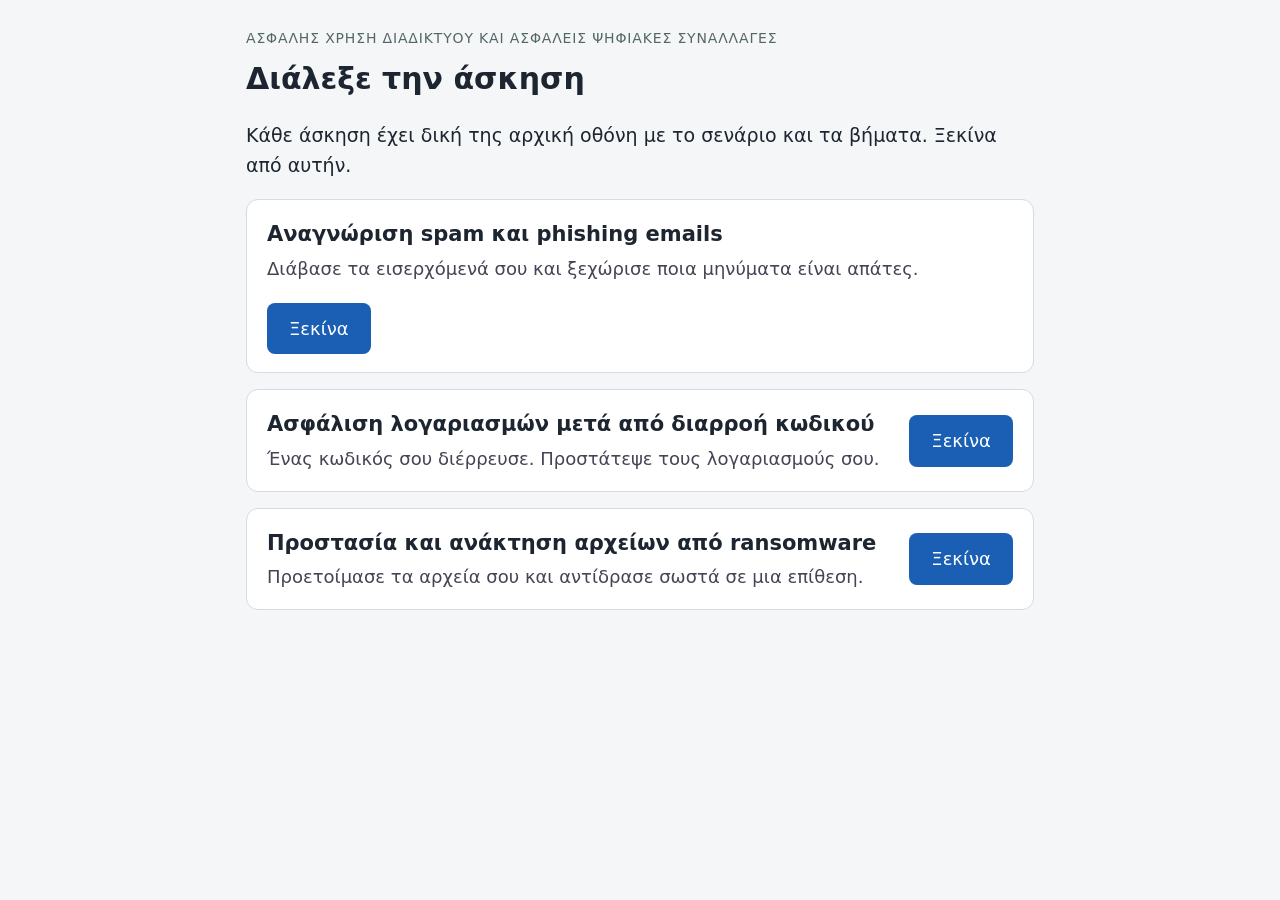
<file: hub/index.html>
<!doctype html>
<html lang="el"><head><meta charset="utf-8"><meta name="viewport" content="width=device-width,initial-scale=1">
<title>Ασκήσεις</title>
<style>
:root{--bg:#f4f6f8;--fg:#1d2630;--card:#fff;--line:#d5dbe1;--blue:#1a5fb4}
*{box-sizing:border-box}body{margin:0;background:var(--bg);color:var(--fg);font:18px/1.55 system-ui,Arial,sans-serif}
main{max-width:820px;margin:0 auto;padding:28px 16px 60px}
.kicker{margin:0;color:#566;text-transform:uppercase;letter-spacing:.06em;font-size:14px}
h1{font-size:30px;margin:.2em 0}.lead{font-size:19px}
.card{background:var(--card);border:1px solid var(--line);border-radius:12px;padding:18px 20px;margin:16px 0;display:flex;gap:20px;align-items:center;justify-content:space-between;flex-wrap:wrap}
.card h2{font-size:21px;margin:0 0 4px}.card p{margin:0;color:#445}
a.big{background:var(--blue);color:#fff;text-decoration:none;border-radius:8px;padding:12px 22px;font-size:18px;white-space:nowrap}
</style></head>
<body><main>
  <p class="kicker">Ασφαλής Χρήση Διαδικτύου και Ασφαλείς Ψηφιακές Συναλλαγές</p>
  <h1>Διάλεξε την άσκηση</h1>
  <p class="lead">Κάθε άσκηση έχει δική της αρχική οθόνη με το σενάριο και τα βήματα. Ξεκίνα από αυτήν.</p>
  <div class="card"><div><h2>Αναγνώριση spam και phishing emails</h2><p>Διάβασε τα εισερχόμενά σου και ξεχώρισε ποια μηνύματα είναι απάτες.</p></div>
    <a class="big" href="http://phishing.labs.example/">Ξεκίνα</a></div>
  <div class="card"><div><h2>Ασφάλιση λογαριασμών μετά από διαρροή κωδικού</h2><p>Ένας κωδικός σου διέρρευσε. Προστάτεψε τους λογαριασμούς σου.</p></div>
    <a class="big" href="http://accounts.labs.example/">Ξεκίνα</a></div>
  <div class="card"><div><h2>Προστασία και ανάκτηση αρχείων από ransomware</h2><p>Προετοίμασε τα αρχεία σου και αντίδρασε σωστά σε μια επίθεση.</p></div>
    <a class="big" href="http://ransomware.labs.example/">Ξεκίνα</a></div>
</main></body></html>
</file>
